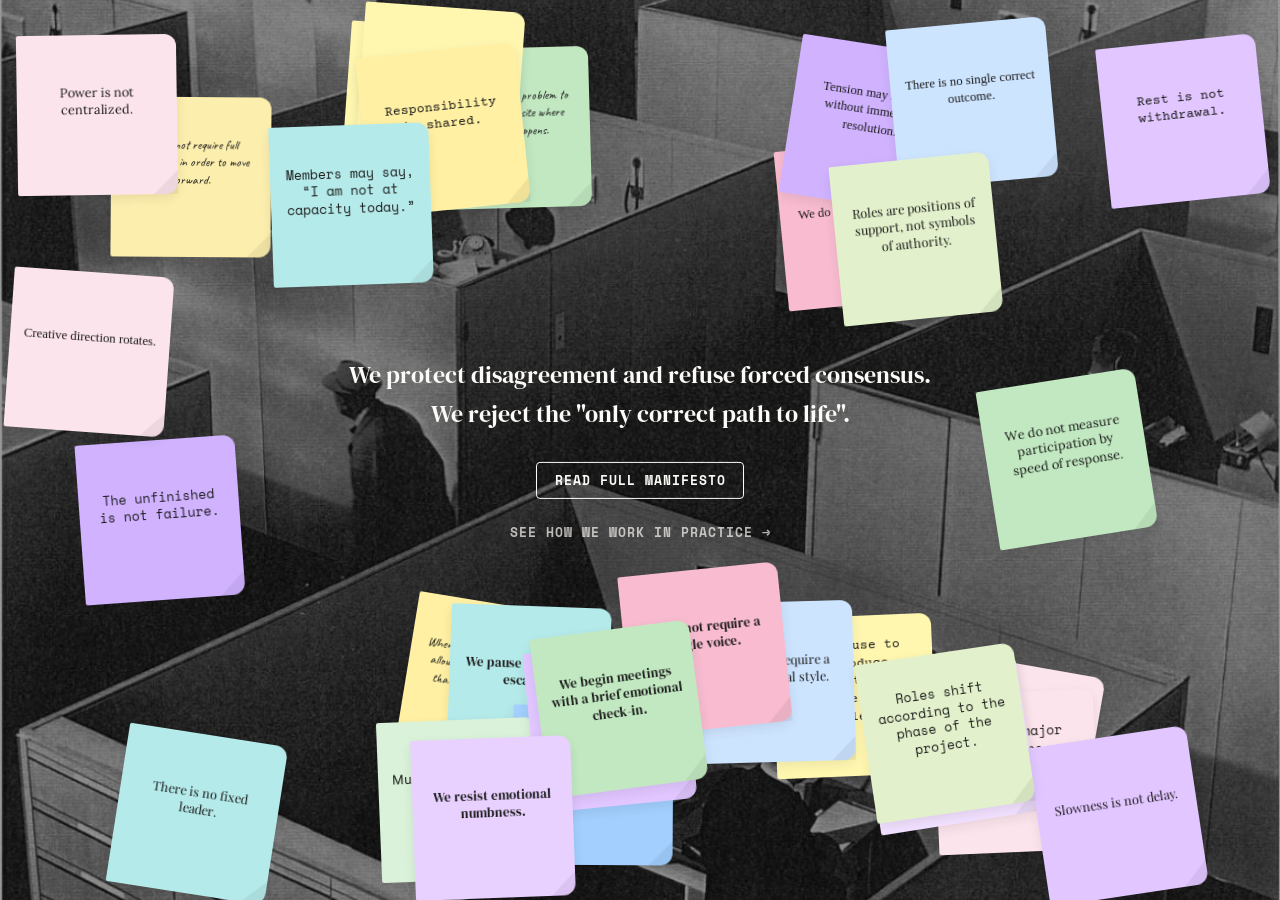
<file: index.html>
<!DOCTYPE html>
<html lang="en">

<head>
    <meta charset="UTF-8">
    <meta name="viewport" content="width=device-width, initial-scale=1.0">
    <title>Manifesto</title>
    <link rel="stylesheet" href="style.css">
    <!-- Load Google Fonts for random font assignment and UI -->
    <link
        href="https://fonts.googleapis.com/css2?family=Caveat:wght@400..700&family=Courier+Prime:ital,wght@0,400;0,700;1,400&family=DM+Serif+Display:ital@0;1&family=Inter:wght@400;500;600&family=Lora:ital,wght@0,400..700;1,400..700&family=Permanent+Marker&family=Playfair+Display:ital,wght@0,400..900;1,400..900&family=Space+Mono:ital,wght@0,400;0,700;1,400&display=swap"
        rel="stylesheet">
</head>

<body>
    <div id="background-container"></div>
    <div id="container">
        <!-- Sticky Notes base layout -->
        <div id="sticky-notes-container"></div>

        <!-- Center "Common Guide" Block (Always above sticky notes) -->
        <div id="center-guide">
            <h1 class="guide-text">
                We protect disagreement and refuse forced consensus.<br>
                <span>We reject the "only correct path to life".</span>
            </h1>
            <div class="btn-group">
                <a href="manifesto.html" class="manifesto-btn">Read Full Manifesto</a>
                <a id="ways-link" href="#" class="ways-link">SEE HOW WE WORK IN PRACTICE →</a>
            </div>
        </div>
    </div>

    <!-- Ways of Working Overlay -->
    <div id="ways-overlay">
        <div id="ways-overlay-content">
            <h2>Ways of Working</h2>

            <div class="ways-section">
                <h3>1 | Decision-Making</h3>
                <p>We do not measure decisions by speed of agreement.</p>
                <p>We do not require full consensus in order to move forward.</p>
                <p>When disagreement arises, we allow ideas to coexist rather than eliminate difference.</p>
                <p>When voting occurs, minority positions remain documented.</p>
                <p>If consensus cannot be reached, we experiment instead of forcing unity.</p>
                <p>We do not erase dissent.</p>
            </div>

            <div class="ways-section">
                <h3>2 | Conflict</h3>
                <p>Conflict is not a problem to suppress but a site where thinking happens.</p>
                <p>Before major discussions, we create space for silence.</p>
                <p>We do not reward immediate rebuttal.</p>
                <p>We do not measure participation by speed of response.</p>
                <p>We pause rather than escalate.</p>
                <p>We reflect rather than blame.</p>
                <p>Tension may remain without immediate resolution.</p>
            </div>

            <div class="ways-section">
                <h3>3 | Pace and Production</h3>
                <p>We refuse to reproduce productivity pressure within our collective.</p>
                <p>We reserve time for thinking.</p>
                <p>We do not require a unified visual style.</p>
                <p>We do not require a single voice.</p>
                <p>Multiple versions may coexist.</p>
                <p>Slowness is not delay.</p>
                <p>The unfinished is not failure.</p>
                <p>There is no single correct outcome.</p>
            </div>

            <div class="ways-section">
                <h3>4 | Roles and Power</h3>
                <p>Roles are positions of support, not symbols of authority.</p>
                <p>There is no fixed leader.</p>
                <p>Creative direction rotates.</p>
                <p>Each member may facilitate.</p>
                <p>Roles shift according to the phase of the project.</p>
                <p>Power is not centralized.</p>
                <p>Responsibility is shared.</p>
            </div>

            <div class="ways-section">
                <h3>5 | Emotional Practice</h3>
                <p>We begin meetings with a brief emotional check-in.</p>
                <p>Members may say, "I am not at capacity today."</p>
                <p>Rest is not withdrawal.</p>
                <p>We resist emotional numbness.</p>
            </div>

            <div class="roles-link-container">
                <a href="#" id="roles-link" class="roles-overlay-link">SEE HOW OUR ROLES WORK →</a>
            </div>
        </div>
    </div>

    <!-- Roles Overlay -->
    <div id="roles-overlay">
        <div id="roles-overlay-content">
            <a href="index.html" class="back-btn">← Back to Overview</a>
            <h2 class="roles-title">Our Roles</h2>

            <div class="role-item">
                <button class="role-header">
                    <span class="role-number">1</span>
                    <span class="role-name">Process Anchor</span>
                    <span class="role-toggle">+</span>
                </button>
                <div class="role-body">
                    <p>Responsible for safeguarding rhythm and structure:</p>
                    <ul>
                        <li>Reminds the group to slow down</li>
                        <li>Ensures discussions are not overly compressed</li>
                        <li>Maintains boundaries and time</li>
                    </ul>
                    <p class="role-note">They do not control direction; they protect the process.</p>
                </div>
            </div>

            <div class="role-item">
                <button class="role-header">
                    <span class="role-number">2</span>
                    <span class="role-name">Tension Holder</span>
                    <span class="role-toggle">+</span>
                </button>
                <div class="role-body">
                    <p>Responsible for protecting disagreement:</p>
                    <ul>
                        <li>Calls attention to overlooked voices</li>
                        <li>Prevents premature consensus</li>
                        <li>Encourages unfinished ideas to remain present</li>
                    </ul>
                    <p class="role-note">They are not contrarians, but guardians of complexity.</p>
                </div>
            </div>

            <div class="role-item">
                <button class="role-header">
                    <span class="role-number">3</span>
                    <span class="role-name">Documentation Keeper</span>
                    <span class="role-toggle">+</span>
                </button>
                <div class="role-body">
                    <p>Responsible for:</p>
                    <ul>
                        <li>Recording discussions</li>
                        <li>Preserving unresolved questions</li>
                        <li>Tracking the evolution of collective decisions</li>
                    </ul>
                    <p class="role-note">They ensure we do not forget in the acceleration of progress.</p>
                </div>
            </div>

            <div class="role-item">
                <button class="role-header">
                    <span class="role-number">4</span>
                    <span class="role-name">Boundary Steward</span>
                    <span class="role-toggle">+</span>
                </button>
                <div class="role-body">
                    <p>Responsible for:</p>
                    <ul>
                        <li>Noticing limits of capacity</li>
                        <li>Monitoring overextension</li>
                        <li>Supporting redistribution of tasks</li>
                    </ul>
                    <p class="role-note">They protect sustainability, not efficiency.</p>
                </div>
            </div>

            <div class="role-item">
                <button class="role-header">
                    <span class="role-number">5</span>
                    <span class="role-name">External Interface</span>
                    <span class="role-toggle">+</span>
                </button>
                <div class="role-body">
                    <p>Responsible for:</p>
                    <ul>
                        <li>External communication</li>
                        <li>Articulating the collective's position</li>
                        <li>Maintaining collaborative relationships</li>
                    </ul>
                    <p class="role-note">They do not speak as individuals, but translate the collective's agreements
                        and disagreements.</p>
                </div>
            </div>
        </div>
    </div>

    <script src="script.js"></script>
    <script>
        const waysLink = document.getElementById('ways-link');
        const waysOverlay = document.getElementById('ways-overlay');

        const rolesLink = document.getElementById('roles-link');
        const rolesOverlay = document.getElementById('roles-overlay');

        waysLink.addEventListener('click', (e) => {
            e.preventDefault();
            waysOverlay.classList.add('visible');
            document.body.style.overflow = 'hidden';
        });

        waysOverlay.addEventListener('click', (e) => {
            if (e.target === waysOverlay) {
                waysOverlay.classList.remove('visible');
                document.body.style.overflow = 'auto';
            }
        });

        rolesLink.addEventListener('click', (e) => {
            e.preventDefault();
            waysOverlay.classList.remove('visible');
            rolesOverlay.classList.add('visible');
            document.body.style.overflow = 'hidden';
        });

        rolesOverlay.addEventListener('click', (e) => {
            if (e.target === rolesOverlay) {
                rolesOverlay.classList.remove('visible');
                document.body.style.overflow = 'auto';
            }
        });

        // Accordion logic for roles
        document.querySelectorAll('.role-header').forEach(header => {
            header.addEventListener('click', () => {
                const item = header.parentElement;
                const isOpen = item.classList.contains('open');

                // Close all others
                document.querySelectorAll('.role-item').forEach(i => {
                    i.classList.remove('open');
                    i.querySelector('.role-toggle').textContent = '+';
                });

                // Toggle this one
                if (!isOpen) {
                    item.classList.add('open');
                    header.querySelector('.role-toggle').textContent = '–';
                }
            });
        });
    </script>
</body>

</html>
</file>
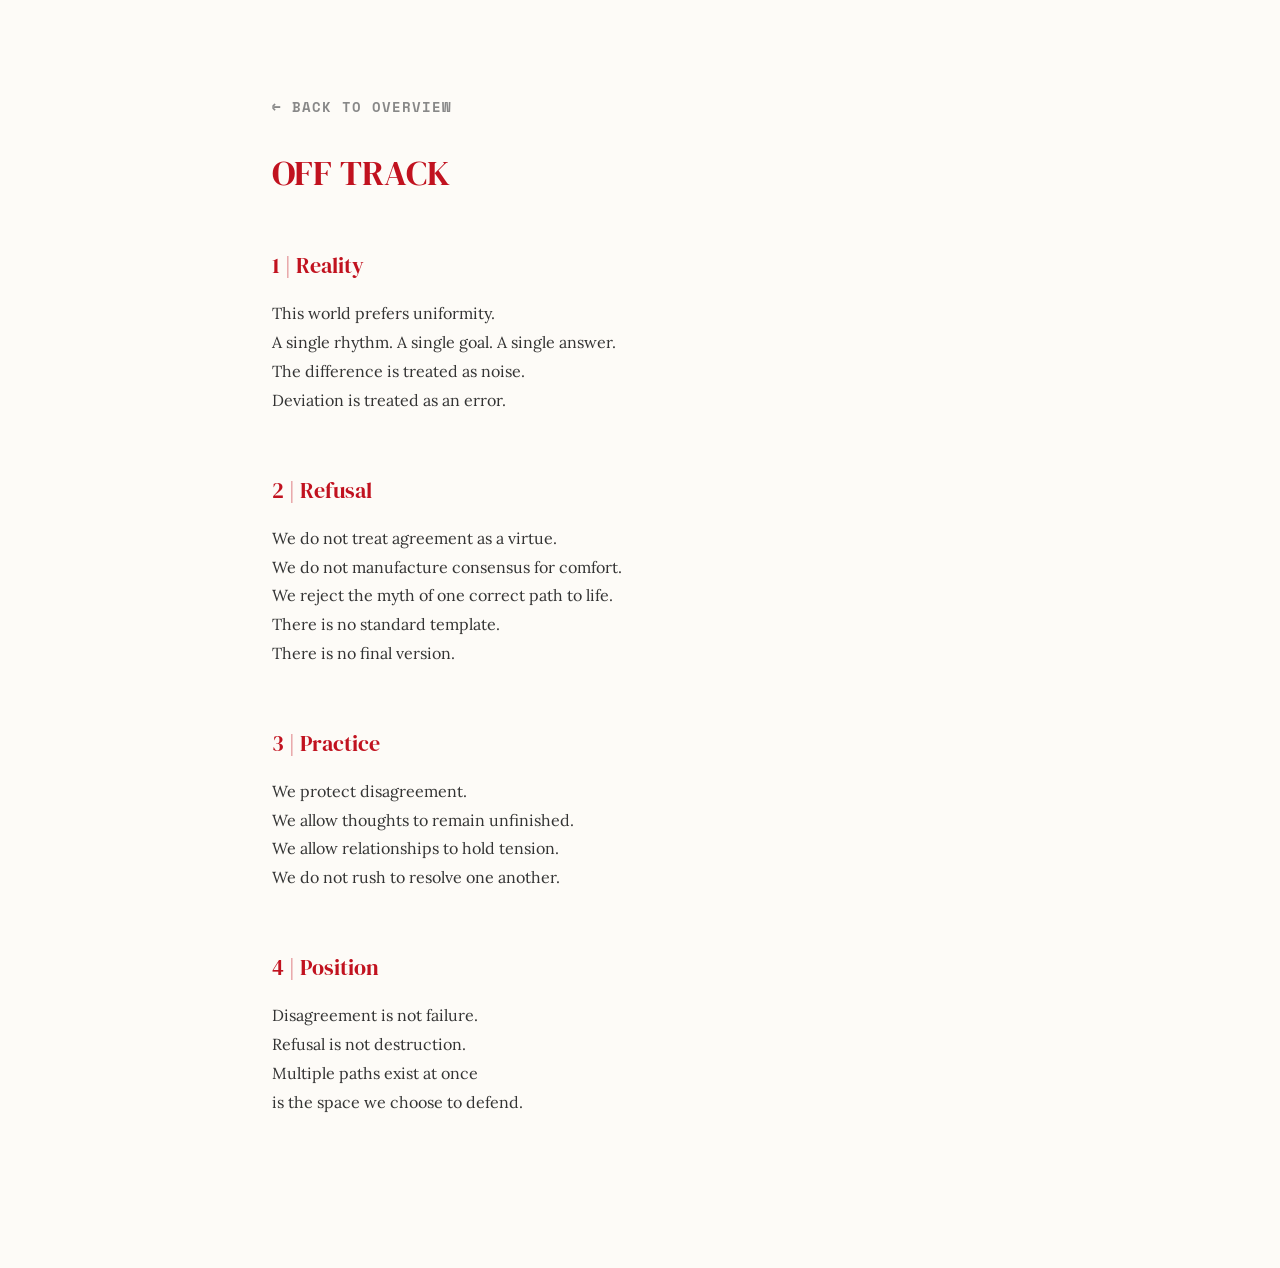
<file: manifesto.html>
<!DOCTYPE html>
<html lang="en">

<head>
    <meta charset="UTF-8">
    <meta name="viewport" content="width=device-width, initial-scale=1.0">
    <title>Full Manifesto</title>
    <link rel="stylesheet" href="style.css">
    <link
        href="https://fonts.googleapis.com/css2?family=Caveat:wght@400..700&family=Courier+Prime:ital,wght@0,400;0,700;1,400&family=DM+Serif+Display:ital@0;1&family=Inter:wght@400;500;600&family=Lora:ital,wght@0,400..700;1,400..700&family=Permanent+Marker&family=Playfair+Display:ital,wght@0,400..900;1,400..900&family=Space+Mono:ital,wght@0,400;0,700;1,400&display=swap"
        rel="stylesheet">
</head>

<body class="split-view">
    <div id="manifesto-full-page">
        <div class="manifesto-content">
            <a href="index.html" class="back-btn">← Back to Overview</a>
            <h1 class="guide-text manifesto-title">
                OFF TRACK
            </h1>

            <div class="full-text">
                <div class="manifesto-section">
                    <h2>1 | Reality</h2>
                    <p>
                        This world prefers uniformity.<br>
                        A single rhythm. A single goal. A single answer.<br>
                        The difference is treated as noise.<br>
                        Deviation is treated as an error.
                    </p>
                </div>

                <div class="manifesto-section">
                    <h2>2 | Refusal</h2>
                    <p>
                        We do not treat agreement as a virtue.<br>
                        We do not manufacture consensus for comfort.<br>
                        We reject the myth of one correct path to life.<br>
                        There is no standard template.<br>
                        There is no final version.
                    </p>
                </div>

                <div class="manifesto-section">
                    <h2>3 | Practice</h2>
                    <p>
                        We protect disagreement.<br>
                        We allow thoughts to remain unfinished.<br>
                        We allow relationships to hold tension.<br>
                        We do not rush to resolve one another.
                    </p>
                </div>

                <div class="manifesto-section">
                    <h2>4 | Position</h2>
                    <p>
                        Disagreement is not failure.<br>
                        Refusal is not destruction.<br>
                        Multiple paths exist at once<br>
                        is the space we choose to defend.
                    </p>
                </div>

            </div>
        </div>
    </div>

    <script src="script.js"></script>
</body>

</html>
</file>
<file: style.css>
:root {
    --bg-color: #FDFBF7;
    /* 米白色 Off-white */
    --quote-color: #C1121F;
    /* 紅色 Deep Red */
    --note-shadow: 0 4px 12px rgba(0, 0, 0, 0.08);
    --note-shadow-hover: 0 12px 28px rgba(0, 0, 0, 0.15);
}

* {
    box-sizing: border-box;
    margin: 0;
    padding: 0;
}

body {
    background-color: var(--bg-color);
    color: #1a1a1a;
    overflow: hidden;
    /* Prevent scrolling for index */
}

/* INDEX LAYOUT */
#container {
    --quote-color: #FDFBF7; /* Override for homepage theme */
    position: relative;
    width: 100vw;
    height: 100vh;
    overflow: hidden;
    font-family: 'Inter', sans-serif;
}

#center-guide {
    position: absolute;
    top: 50%;
    left: 50%;
    transform: translate(-50%, -50%);
    text-align: center;
    z-index: 1000;
    /* Always super high */
    /* Removed background/border to blend with the scene as requested */
}

.guide-text {
    color: var(--quote-color);
    font-family: 'DM Serif Display', serif;
    font-size: 1.5rem;
    /* Reduced font size further */
    line-height: 1.4;
    margin-bottom: 2rem;
    font-weight: 400;
}

.guide-text span {
    display: block;
    margin-top: 5px;
}

.manifesto-btn {
    display: inline-block;
    padding: 0.5rem 1.1rem;
    /* Halved padding */
    background-color: transparent;
    color: var(--quote-color);
    text-decoration: none;
    font-family: 'Space Mono', monospace;
    font-size: 0.8rem;
    /* Reduced from 0.9rem */
    text-transform: uppercase;
    letter-spacing: 1px;
    border: 1.5px solid var(--quote-color);
    border-radius: 4px;
    /* Slightly sharp, more modern */
    transition: all 0.3s cubic-bezier(0.25, 0.8, 0.25, 1);
    cursor: pointer;
    font-weight: 700;
}

.manifesto-btn:hover {
    background-color: var(--quote-color);
    color: var(--bg-color);
    transform: translateY(-3px);
    box-shadow: 0 6px 20px rgba(193, 18, 31, 0.25);
}

.btn-group {
    display: flex;
    flex-direction: column;
    gap: 1.5rem;
    justify-content: center;
    align-items: center;
}

.ways-link {
    display: inline-block;
    color: rgba(0, 0, 0, 0.45);
    text-decoration: none;
    font-family: 'Space Mono', monospace;
    font-size: 0.8rem;
    text-transform: uppercase;
    letter-spacing: 1px;
    transition: all 0.3s cubic-bezier(0.25, 0.8, 0.25, 1);
    cursor: pointer;
    font-weight: 700;
}

.ways-link:hover {
    color: var(--quote-color);
    transform: translateX(5px);
}

/* STICKY NOTES container */
#sticky-notes-container {
    position: absolute;
    top: 0;
    left: 0;
    width: 100%;
    height: 100%;
    pointer-events: none;
    /* Let empty space clicks pass through to background */
}

/* STICKY NOTES UI */
.sticky-note {
    position: absolute;
    width: 160px;
    /* Fixed size to fit text and interactions */
    height: 160px;
    /* Fixed size */
    perspective: 1200px;
    cursor: grab;
    pointer-events: auto;
    user-select: none;
    z-index: 10;
    transition: transform 0.3s cubic-bezier(0.25, 0.8, 0.25, 1);
    /* Only transition transform */
    will-change: left, top, transform;
}

.sticky-note.dragging {
    cursor: grabbing;
}

.note-inner {
    position: relative;
    width: 100%;
    height: 100%;
    transition: transform 0.6s cubic-bezier(0.4, 0, 0.2, 1);
    transform-style: preserve-3d;
    display: grid;
}

.sticky-note.flipped .note-inner {
    transform: rotateY(180deg);
}

.note-front,
.note-back {
    grid-area: 1 / 1;
    width: 100%;
    height: 100%;
    backface-visibility: hidden;
    border-radius: 2px 12px 12px 2px;
    box-shadow: var(--note-shadow);
    display: flex;
    flex-direction: column;
}

.note-front {
    padding: 1rem 0.8rem;
    align-items: center;
    justify-content: center;
    text-align: center;
    font-size: 0.8rem;
    /* Shrunk from 1.1rem */
    line-height: 1.4;
    transition: box-shadow 0.2s;
    overflow-y: auto;
    /* Allow text to scroll if it's too long */
}

.note-back {
    transform: rotateY(180deg);
    padding: 1.2rem 0.8rem 0.8rem;
    font-size: 0.75rem;
    /* Shrunk from 0.9rem */
    text-align: left;
    cursor: auto;
    overflow-y: hidden;
    /* Scroll handled in comments container */
    transition: box-shadow 0.2s;
}

.note-front::-webkit-scrollbar {
    width: 4px;
}

.note-front::-webkit-scrollbar-thumb {
    background: rgba(0, 0, 0, 0.1);
    border-radius: 4px;
}

.note-front::after,
.note-back::after {
    /* Folded corner illusion */
    content: '';
    position: absolute;
    bottom: 0;
    right: 0;
    border-width: 0 0 24px 24px;
    border-style: solid;
    border-color: transparent transparent rgba(0, 0, 0, 0.06) transparent;
    pointer-events: none;
}

.note-text-content {
    flex: 1;
    display: flex;
    align-items: center;
    justify-content: center;
    width: 100%;
    margin: auto;
    /* Force true centering when there is space */
}

.note-actions {
    display: flex;
    gap: 0.5rem;
    margin-top: 0.5rem;
    opacity: 0;
    pointer-events: none;
    transition: opacity 0.3s ease;
}

.sticky-note:hover .note-actions,
.sticky-note.dragging .note-actions,
.sticky-note.flipped .note-actions {
    opacity: 1;
    pointer-events: auto;
}

.vote-btn {
    background: rgba(255, 255, 255, 0.6);
    border: 1px solid rgba(0, 0, 0, 0.1);
    border-radius: 8px;
    /* Slightly smaller border radius */
    padding: 0.1rem 0.3rem;
    /* Shrunk padding */
    font-size: 0.7rem;
    /* Shrunk font size */
    cursor: pointer;
    display: flex;
    align-items: center;
    gap: 0.2rem;
    /* Shrunk gap */
    transition: all 0.2s;
    font-family: 'Inter', sans-serif;
}

.vote-btn:hover {
    background: rgba(255, 255, 255, 0.9);
    transform: scale(1.05);
}

.vote-btn.liked {
    background: #FFD1A9;
    border-color: #FFB373;
}

.vote-btn.disliked {
    background: #B3D4FF;
    border-color: #7AAFFF;
}

/* ZOOM STATE on HOVER, DRAG, FLIPPED */
.sticky-note:hover,
.sticky-note.dragging,
.sticky-note.flipped {
    z-index: 50;
}

/* Because the .sticky-note itself transforms based on dragging in JS via left/top (not transform matrix),
   Applying CSS scale directly to .sticky-note works beautifully for hover without breaking drag */

.sticky-note:hover .note-front,
.sticky-note.dragging .note-front,
.sticky-note.flipped .note-front,
.sticky-note:hover .note-back,
.sticky-note.dragging .note-back,
.sticky-note.flipped .note-back {
    box-shadow: 0 20px 40px rgba(0, 0, 0, 0.2);
}

.sticky-note.flipped .note-front {
    overflow: visible;
    /* Prevent clipping while expanded */
}

.sticky-note.dragging .note-front,
.sticky-note.dragging .note-back {
    opacity: 0.96;
}

/* Flash Animation */
@keyframes flashLike {
    0% {
        box-shadow: 0 0 0 0 rgba(255, 230, 0, 1);
        filter: brightness(1);
    }

    30% {
        box-shadow: 0 0 60px 40px rgba(255, 208, 0, 0.9);
        filter: brightness(1.3);
    }

    100% {
        box-shadow: 0 0 0 0 rgba(255, 230, 0, 0);
        filter: brightness(1);
    }
}

.note-inner.flashing {
    animation: flashLike 0.8s cubic-bezier(0.25, 1, 0.5, 1);
}

/* Back side Form & Comments */
.comments-container {
    flex: 1;
    overflow-y: auto;
    margin-bottom: 0.8rem;
    display: flex;
    flex-direction: column;
    gap: 0.5rem;
    font-family: 'Inter', sans-serif;
    font-size: 0.9rem;
    pointer-events: auto;
    /* allow scrolling inside */
}

.comment-item {
    background: rgba(255, 255, 255, 0.5);
    padding: 0.3rem 0.5rem;
    border-radius: 4px;
    /* Shrunk */
    line-height: 1.3;
    font-size: 0.75rem;
    /* Shrunk */
    color: #333;
}

.comment-form {
    display: flex;
    flex-direction: column;
    gap: 0.5rem;
    pointer-events: auto;
}

.comment-form textarea {
    width: 100%;
    height: 45px;
    /* Shrunk */
    resize: none;
    border: 1px solid rgba(0, 0, 0, 0.2);
    border-radius: 4px;
    /* Shrunk */
    padding: 0.3rem;
    /* Shrunk */
    font-family: 'Inter', sans-serif;
    font-size: 0.75rem;
    /* Shrunk */
    background: rgba(255, 255, 255, 0.8);
    transition: all 0.2s;
}

.comment-form textarea:focus {
    outline: none;
    border-color: rgba(0, 0, 0, 0.5);
    background: #fff;
    box-shadow: 0 2px 8px rgba(0, 0, 0, 0.05);
}

.comment-submit {
    align-self: flex-end;
    background: #333;
    color: #fff;
    border: none;
    border-radius: 4px;
    padding: 0.2rem 0.5rem;
    /* Shrunk */
    font-size: 0.7rem;
    /* Shrunk */
    cursor: pointer;
    font-family: 'Space Mono', monospace;
    transition: background 0.2s, transform 0.1s;
}

.comment-submit:hover {
    background: #000;
    transform: translateY(-1px);
}

.flip-back-btn {
    position: absolute;
    top: 2px;
    right: 6px;
    background: transparent;
    border: none;
    font-size: 0.9rem;
    /* Shrunk */
    color: rgba(0, 0, 0, 0.4);
    cursor: pointer;
    z-index: 10;
    pointer-events: auto;
}

.flip-back-btn:hover {
    color: rgba(0, 0, 0, 0.8);
}

/* Scrollbar for comments */
.comments-container::-webkit-scrollbar {
    width: 6px;
}

.comments-container::-webkit-scrollbar-thumb {
    background: rgba(0, 0, 0, 0.15);
    border-radius: 4px;
}

.comments-container::-webkit-scrollbar-thumb:hover {
    background: rgba(0, 0, 0, 0.25);
}

/* FULL PAGE VIEW (manifesto.html) */
body.split-view {
    overflow-y: auto;
}

#manifesto-full-page {
    max-width: 800px;
    margin: 0 auto;
    padding: 6rem 2rem;
    min-height: 100vh;
}

.manifesto-content {
    position: relative;
}

#draw-prompt {
    position: absolute;
    top: 5rem;
    left: 50%;
    transform: translateX(-50%);
    font-family: 'DM Serif Display', serif;
    font-size: 2rem;
    color: rgba(0, 0, 0, 0.4);
    font-weight: 400;
    pointer-events: none;
    z-index: 2;
    transition: opacity 1s ease;
    opacity: 0;
    /* Hidden by default; JS shows it only when needed */
    white-space: nowrap;
}

/* New animation for "Continue your path." */
.flash-fade {
    animation: flashFadeAnim 1.5s ease-in-out forwards;
}

@keyframes flashFadeAnim {
    0% {
        opacity: 0;
    }

    20% {
        opacity: 1;
        text-shadow: 0 0 10px rgba(0, 0, 0, 0.2);
    }

    80% {
        opacity: 1;
        text-shadow: 0 0 10px rgba(0, 0, 0, 0.2);
    }

    100% {
        opacity: 0;
    }
}

#drawing-canvas {
    position: absolute;
    top: 0;
    left: 0;
    width: 100%;
    height: 100%;
    z-index: 1;
}

#canvas-controls {
    position: absolute;
    bottom: 3rem;
    left: 50%;
    transform: translateX(-50%);
    display: flex;
    gap: 1rem;
    z-index: 10;
    opacity: 0;
    pointer-events: none;
    transition: opacity 0.5s ease;
}

#canvas-controls.visible {
    opacity: 1;
    pointer-events: auto;
}

#save-btn,
#start-again-btn {
    background: transparent;
    border: 1px solid rgba(0, 0, 0, 0.3);
    color: rgba(0, 0, 0, 0.6);
    padding: 0.6rem 1.2rem;
    font-family: 'Space Mono', monospace;
    font-size: 0.8rem;
    text-transform: uppercase;
    letter-spacing: 1px;
    border-radius: 4px;
    cursor: pointer;
    transition: all 0.3s ease;
}

#save-btn:hover:not(:disabled),
#start-again-btn:hover:not(:disabled) {
    background: rgba(0, 0, 0, 0.05);
    color: rgba(0, 0, 0, 0.9);
    border-color: rgba(0, 0, 0, 0.6);
}

#start-again-btn:disabled,
#save-btn:disabled {
    opacity: 0.4;
    cursor: not-allowed;
    border-color: rgba(0, 0, 0, 0.1);
}

/* SAVE MODAL */
#save-modal {
    position: absolute;
    top: 0;
    left: 0;
    width: 100%;
    height: 100%;
    background: rgba(253, 251, 247, 0.95);
    backdrop-filter: blur(5px);
    z-index: 100;
    display: flex;
    align-items: center;
    justify-content: center;
    opacity: 0;
    pointer-events: none;
    transition: opacity 0.4s ease;
}

#save-modal.visible {
    opacity: 1;
    pointer-events: auto;
}

.modal-content {
    text-align: center;
    max-width: 80%;
    animation: slideUp 0.5s cubic-bezier(0.25, 0.8, 0.25, 1) forwards;
    opacity: 0;
    transform: translateY(20px);
}

#save-modal.visible .modal-content {
    opacity: 1;
    transform: translateY(0);
}

.modal-content h3 {
    font-family: 'DM Serif Display', serif;
    font-size: 2rem;
    color: var(--quote-color);
    margin-bottom: 1.5rem;
    font-weight: 400;
}

#saved-image-preview {
    max-width: 300px;
    max-height: 300px;
    border: 1px solid rgba(0, 0, 0, 0.1);
    background: #fff;
    margin-bottom: 1.5rem;
    border-radius: 4px;
    box-shadow: 0 10px 30px rgba(0, 0, 0, 0.05);
}

#restart-count-text {
    font-family: 'Inter', sans-serif;
    font-size: 1rem;
    color: #555;
    margin-bottom: 2rem;
}

#close-modal-btn {
    background: transparent;
    border: 1px solid rgba(0, 0, 0, 0.3);
    color: rgba(0, 0, 0, 0.8);
    padding: 0.6rem 2rem;
    font-family: 'Space Mono', monospace;
    font-size: 0.9rem;
    text-transform: uppercase;
    letter-spacing: 1px;
    border-radius: 4px;
    cursor: pointer;
    transition: all 0.3s ease;
}

#close-modal-btn:hover {
    background: rgba(0, 0, 0, 0.05);
}

.back-btn {
    display: inline-flex;
    align-items: center;
    gap: 0.5rem;
    margin-bottom: 2rem;
    color: #888;
    text-decoration: none;
    font-family: 'Space Mono', monospace;
    /* Updated to match roles link */
    font-size: 0.9rem;
    /* Updated to match roles link */
    text-transform: uppercase;
    letter-spacing: 1px;
    transition: all 0.3s ease;
    font-weight: 700;
}

.back-btn:hover {
    color: var(--quote-color);
    opacity: 0.7;
    transform: translateX(-5px);
    /* Slide left because it's a back button */
}

.manifesto-title {
    font-size: 2.2rem;
    text-align: left;
    margin-bottom: 3rem;
}

.full-text {
    font-family: 'Lora', serif;
    font-size: 1rem;
    /* Reduced from 1.25rem */
    line-height: 1.8;
    color: #333;
}

.manifesto-section {
    margin-bottom: 3.5rem;
}

.manifesto-section h2 {
    font-family: 'DM Serif Display', serif;
    font-size: 1.4rem;
    /* Reduced from 1.8rem */
    color: var(--quote-color);
    margin-bottom: 0.8rem;
    font-weight: 400;
}

.roles-link-container {
    margin-top: 4rem;
    padding-top: 2rem;
    border-top: 1px solid rgba(0, 0, 0, 0.05);
}

.roles-overlay-link {
    font-family: 'Space Mono', monospace;
    font-size: 0.8rem;
    color: var(--quote-color);
    text-decoration: none;
    display: inline-flex;
    align-items: center;
    gap: 0.5rem;
    transition: all 0.3s ease;
    font-weight: 700;
    text-transform: uppercase;
}

.roles-overlay-link:hover {
    opacity: 0.7;
    transform: translateX(5px);
}

.roles-overlay-link {
    font-family: 'Space Mono', monospace;
    font-size: 0.8rem;
    color: var(--quote-color);
    text-decoration: none;
    display: inline-flex;
    align-items: center;
    gap: 0.5rem;
    transition: all 0.3s ease;
    font-weight: 700;
    text-transform: uppercase;
}

.roles-overlay-link:hover {
    opacity: 0.7;
    transform: translateX(5px);
}


/* OUR ROLES OVERLAY (Now on index.html) */
#roles-overlay {
    position: fixed;
    inset: 0;
    background: rgba(253, 251, 247, 0.98);
    backdrop-filter: blur(10px);
    z-index: 9999;
    display: flex;
    align-items: flex-start;
    justify-content: center;
    overflow-y: auto;
    opacity: 0;
    pointer-events: none;
    transition: opacity 0.4s ease;
}

#roles-overlay.visible {
    opacity: 1;
    pointer-events: auto;
}

#roles-overlay-content {
    max-width: 800px;
    /* Aligned with manifesto-full-page */
    width: 90%;
    padding: 6rem 2rem;
    /* Aligned with manifesto-full-page */
    position: relative;
}

.roles-title {
    font-family: 'DM Serif Display', serif;
    font-size: 2.2rem;
    /* Matches manifesto-title */
    color: var(--quote-color);
    font-weight: 400;
    margin-bottom: 3rem;
    /* Matches manifesto-title */
}

.role-item {
    border-top: 1px solid rgba(0, 0, 0, 0.1);
}

.role-item:last-child {
    border-bottom: 1px solid rgba(0, 0, 0, 0.1);
}

.role-header {
    display: flex;
    align-items: center;
    gap: 0.8rem;
    width: 100%;
    background: transparent;
    border: none;
    padding: 1.1rem 0;
    cursor: pointer;
    text-align: left;
    font-family: 'Inter', sans-serif;
    transition: opacity 0.2s;
}

.role-header:hover {
    opacity: 0.6;
}

.role-number {
    font-family: 'Space Mono', monospace;
    font-size: 0.7rem;
    color: rgba(0, 0, 0, 0.35);
    min-width: 1.2rem;
}

.role-name {
    font-family: 'DM Serif Display', serif;
    font-size: 1.1rem;
    font-weight: 400;
    color: #1a1a1a;
    flex: 1;
}

.role-toggle {
    font-family: 'Inter', sans-serif;
    font-size: 1.2rem;
    color: rgba(0, 0, 0, 0.35);
    line-height: 1;
    transition: transform 0.3s ease;
}

.role-item.open .role-toggle {
    transform: rotate(45deg);
}

.role-body {
    max-height: 0;
    overflow: hidden;
    transition: max-height 0.4s ease, padding 0.3s ease;
    padding: 0;
}

.role-item.open .role-body {
    max-height: 300px;
    padding-bottom: 1.4rem;
}

.role-body p {
    font-family: 'Lora', serif;
    font-size: 0.9rem;
    color: #444;
    margin-bottom: 0.5rem;
    line-height: 1.7;
}

.role-body ul {
    margin: 0.2rem 0 0.8rem 1.2rem;
    padding: 0;
}

.role-body ul li {
    font-family: 'Lora', serif;
    font-size: 0.9rem;
    color: #333;
    line-height: 1.8;
}

.role-note {
    font-style: italic;
    color: rgba(0, 0, 0, 0.45) !important;
    margin-top: 0.7rem !important;
    font-size: 0.85rem !important;
}

/* WAYS OF WORKING LINK - now a btn-group button, remove old fixed-bottom styles */
#ways-overlay {
    position: fixed;
    inset: 0;
    background: rgba(253, 251, 247, 0.97);
    backdrop-filter: blur(8px);
    z-index: 9999;
    display: flex;
    align-items: flex-start;
    justify-content: center;
    overflow-y: auto;
    opacity: 0;
    pointer-events: none;
    transition: opacity 0.4s ease;
}

#ways-overlay.visible {
    opacity: 1;
    pointer-events: auto;
}

#ways-overlay-content {
    max-width: 800px;
    /* Aligned with manifesto-full-page */
    width: 90%;
    padding: 6rem 2rem;
    /* Aligned with manifesto-full-page */
    position: relative;
}

#ways-overlay-content h2 {
    font-family: 'DM Serif Display', serif;
    font-size: 2.2rem;
    /* Matches manifesto-title */
    color: var(--quote-color);
    font-weight: 400;
    margin-bottom: 3rem;
    /* Matches manifesto-title */
}

.ways-section {
    margin-bottom: 3rem;
}

.ways-section h3 {
    font-family: 'DM Serif Display', serif;
    font-size: 1.4rem;
    /* Matches manifesto-section h2 */
    color: var(--quote-color);
    /* Matches manifesto-section h2 */
    font-weight: 400;
    margin-bottom: 1rem;
}

.ways-section p {
    font-family: 'Lora', serif;
    font-size: 0.95rem;
    line-height: 1.9;
    color: #333;
    margin-bottom: 0;
}

/* Homepage Background & Theme */
#background-container {
    position: fixed;
    inset: 0;
    background-size: cover;
    background-position: center;
    z-index: -2; /* Behind all content */
}

#background-container::after {
    content: '';
    position: absolute;
    inset: 0;
    background: rgba(0, 0, 0, 0.4);
    z-index: -1; /* On top of image, behind content */
}

/* Override colors for homepage using the #container scope where --quote-color is white */
#container .manifesto-btn:hover {
    background-color: #C1121F; /* Red background on hover */
    color: #FDFBF7;             /* Off-white text for "hollowed-out" effect */
    border-color: #C1121F;       /* Match border to background for solid look */
    box-shadow: 0 6px 20px rgba(193, 18, 31, 0.25); /* Red glow */
}

#container .ways-link {
    color: rgba(253, 251, 247, 0.7); /* Match new off-white theme */
}

/* The .guide-text and .manifesto-btn base styles will automatically use the overridden --quote-color (white). */
/* The .ways-link:hover will also automatically use the overridden --quote-color (white). */
</file>
